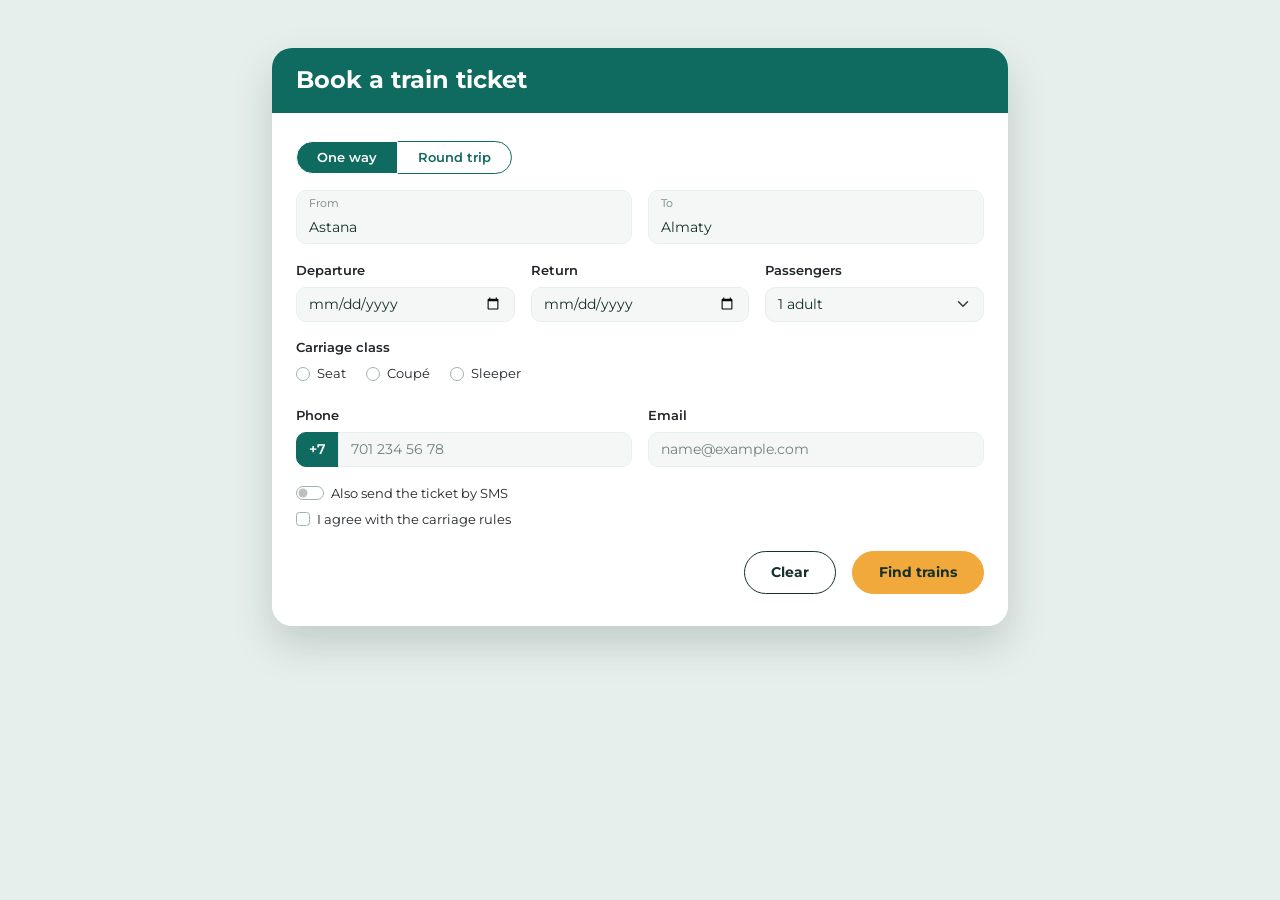
<file: Assignment4/task1/index.html>
<!DOCTYPE html>
<html lang="en">
<head>
  <meta charset="utf-8">
  <meta name="viewport" content="width=device-width, initial-scale=1">
  <title>Book a train ticket</title>
  <link rel="preconnect" href="https://fonts.googleapis.com">
  <link rel="preconnect" href="https://fonts.gstatic.com" crossorigin>
  <link href="https://fonts.googleapis.com/css2?family=Montserrat:wght@400;500;600;700&display=swap" rel="stylesheet">
  <link href="https://cdn.jsdelivr.net/npm/bootstrap@5.3.3/dist/css/bootstrap.min.css" rel="stylesheet">
  <link href="style.css" rel="stylesheet">
</head>

<!--   p is padding on the y-axis (top and bottom) of 1 unit (0.25rem)
  m is margin on all sides of 0 units (0rem)
  x - (left + right), y - (top + bottom)
  col defiens the number of columns in the grid system (12 columns total)
  col-md-4: sidebar takes 4 columns of 12 on medium and larger screens (≥768px)
  col-lg-8: main content takes 8 of 12 columns (≥992px) -->

<body>
  <main class="container py-4 py-md-5">  
    <div class="row justify-content-center">
      <div class="col-12 col-lg-10 col-xl-8">

        <!-- Bootstrap "card" -->
        <div class="card ticket-card">
          <div class="card-header ticket-header">
            <h1 class="h4 m-0">Book a train ticket</h1>
          </div>

          <form class="card-body ticket-body" action="#" method="get">
            <div class="row g-3">

              <!-- Radio buttons as a button group (.btn-check + .btn-group) -->
              <div class="col-12">
                <div class="btn-group trip-toggle" role="group" aria-label="Trip type">
                  <input type="radio" class="btn-check" name="trip" id="trip-one" value="one-way" checked>
                  <label class="btn" for="trip-one">One way</label>
                  <input type="radio" class="btn-check" name="trip" id="trip-round" value="round-trip">
                  <label class="btn" for="trip-round">Round trip</label>
                </div>
              </div>

              <!-- Floating labels -->
              <div class="col-12 col-md-6">
                <div class="form-floating">
                  <input type="text" class="form-control" id="from" name="from" placeholder="Astana" autocomplete="off" required>
                  <label for="from">From</label>
                </div>
              </div>
              <div class="col-12 col-md-6">
                <div class="form-floating">
                  <input type="text" class="form-control" id="to" name="to" placeholder="Almaty" autocomplete="off" required>
                  <label for="to">To</label>
                </div>
              </div>

              <!-- Date inputs + select -->
              <div class="col-12 col-md-4">
                <label for="departure" class="form-label">Departure</label>
                <input type="date" class="form-control" id="departure" name="departure" required>
              </div>
              <div class="col-12 col-md-4">
                <label for="return" class="form-label">Return</label>
                <input type="date" class="form-control" id="return" name="return">
              </div>
              <div class="col-12 col-md-4">
                <label for="passengers" class="form-label">Passengers</label>
                <select class="form-select" id="passengers" name="passengers">
                  <option value="1">1 adult</option>
                  <option value="2">2 adults</option>
                  <option value="3">3 adults</option>
                  <option value="4">4 adults</option>
                  <option value="5">5 adults</option>
                  <option value="6">6 adults</option>
                </select>
              </div>

              <!-- Inline radios in a fieldset -->
              <div class="col-12">
                <fieldset>
                  <legend class="form-label">Carriage class</legend>
                  <div class="form-check form-check-inline">
                    <input class="form-check-input" type="radio" name="class" id="class-seat" value="seat" required>
                    <label class="form-check-label" for="class-seat">Seat</label>
                  </div>
                  <div class="form-check form-check-inline">
                    <input class="form-check-input" type="radio" name="class" id="class-coupe" value="coupe">
                    <label class="form-check-label" for="class-coupe">Coupé</label>
                  </div>
                  <div class="form-check form-check-inline">
                    <input class="form-check-input" type="radio" name="class" id="class-sleeper" value="sleeper">
                    <label class="form-check-label" for="class-sleeper">Sleeper</label>
                  </div>
                </fieldset>
              </div>

              <!-- Input group with a "+7" prefix -->
              <div class="col-12 col-md-6">
                <label for="phone" class="form-label">Phone</label>
                <div class="input-group">
                  <span class="input-group-text">+7</span>
                  <input type="tel" class="form-control" id="phone" name="phone" placeholder="701 234 56 78" autocomplete="tel-national" required>
                </div>
              </div>
              <div class="col-12 col-md-6">
                <label for="email" class="form-label">Email</label>
                <input type="email" class="form-control" id="email" name="email" placeholder="name@example.com" autocomplete="email" required>
              </div>

              <!-- Switch + checkbox -->
              <div class="col-12">
                <div class="form-check form-switch">
                  <input class="form-check-input" type="checkbox" role="switch" id="sms" name="sms" value="yes">
                  <label class="form-check-label" for="sms">Also send the ticket by SMS</label>
                </div>
                <div class="form-check">
                  <input class="form-check-input" type="checkbox" id="agree" name="agree" required>
                  <label class="form-check-label" for="agree">I agree with the carriage rules</label>
                </div>
              </div>

              <!-- HTML order: Clear, then Find trains.
                   On a phone flex-column-reverse puts "Find trains" on top. -->
              <div class="col-12">
                <div class="d-flex flex-column-reverse flex-md-row justify-content-md-end gap-2 gap-md-3">
                  <button type="reset" class="btn btn-clear">Clear</button>
                  <button type="submit" class="btn btn-find">Find trains</button>
                </div>
              </div>

            </div>
          </form>
        </div>

      </div>
    </div>
  </main>
</body>
</html>
</file>
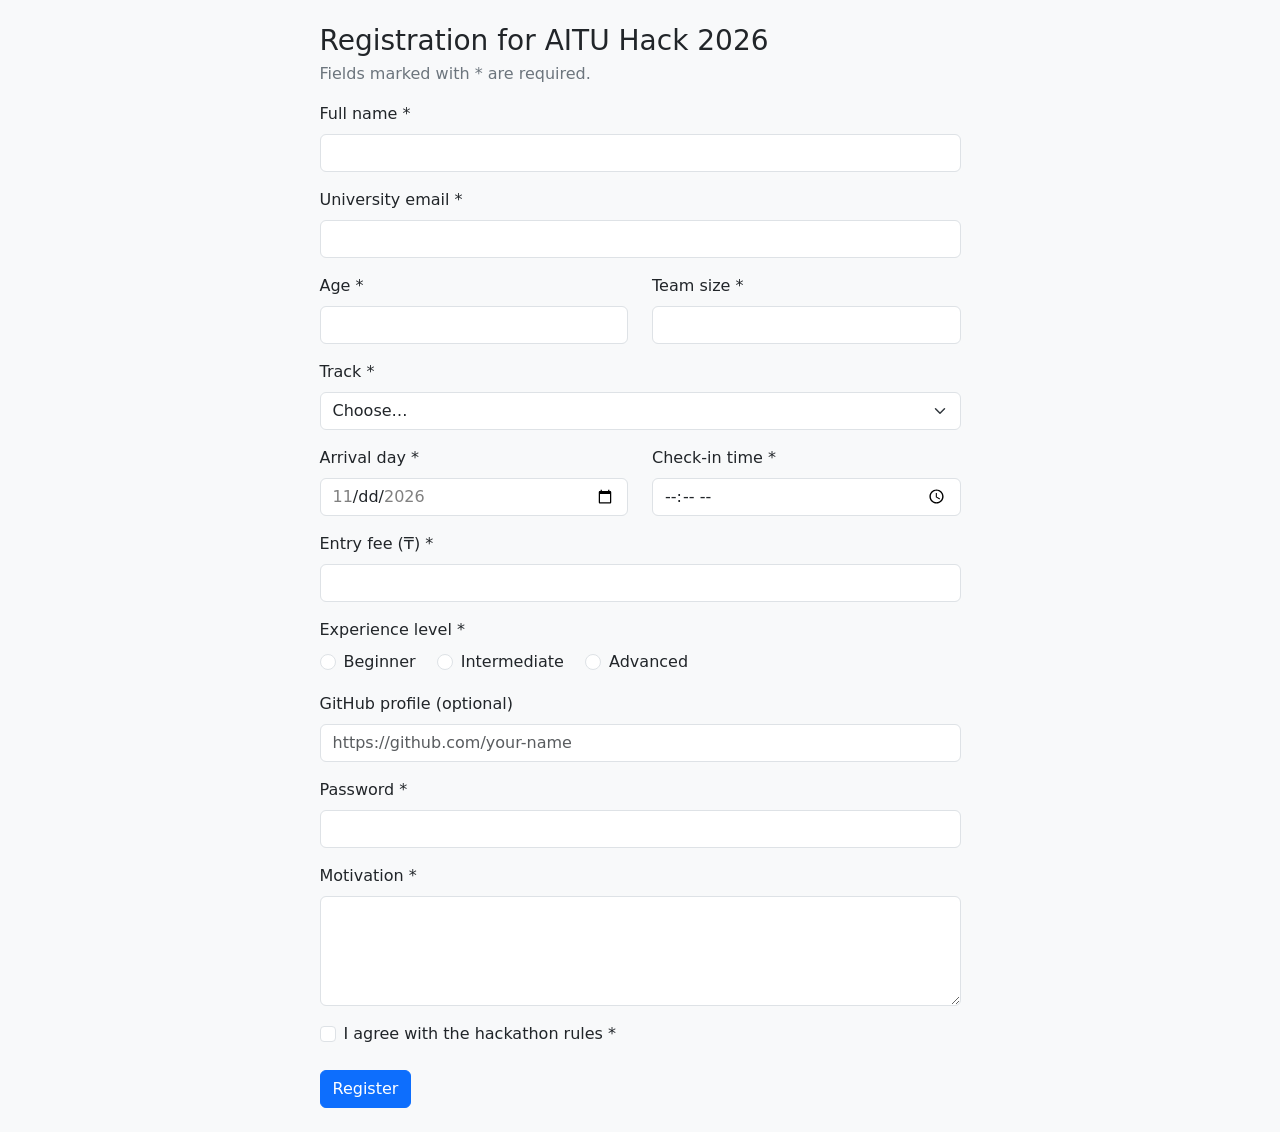
<file: Assignment4/task2/index.html>
<!DOCTYPE html>
<html lang="en">
<head>
  <meta charset="utf-8">
  <meta name="viewport" content="width=device-width, initial-scale=1">
  <title>Registration for AITU Hack 2026</title>
  <link href="https://cdn.jsdelivr.net/npm/bootstrap@5.3.3/dist/css/bootstrap.min.css" rel="stylesheet">
  <link href="style.css" rel="stylesheet">
</head>
<body class="bg-light">
  <main class="container py-4">
    <div class="row justify-content-center">
      <div class="col-12 col-md-10 col-lg-7">
        <h1 class="h3 mb-1">Registration for AITU Hack 2026</h1>
        <p class="text-secondary">Fields marked with * are required.</p>

        <form action="#" method="get">
          <div class="mb-3">
            <label for="fullname" class="form-label">Full name *</label>
            <input type="text" class="form-control" id="fullname" name="fullname" required minlength="2" maxlength="40" autocomplete="name">
            <div class="invalid-feedback">Enter 2 to 40 characters.</div>
          </div>

          <div class="mb-3">
            <label for="email" class="form-label">University email *</label>
            <input type="email" class="form-control" id="email" name="email" required autocomplete="email">
            <div class="invalid-feedback">Enter a valid email address, for example name@astanait.edu.kz.</div>
          </div>

          <div class="row">
            <div class="col-12 col-sm-6 mb-3">
              <label for="age" class="form-label">Age *</label>
              <input type="number" class="form-control" id="age" name="age" required min="16" max="30" step="1">
              <div class="invalid-feedback">Enter a whole number from 16 to 30.</div>
            </div>
            <div class="col-12 col-sm-6 mb-3">
              <label for="team" class="form-label">Team size *</label>
              <input type="number" class="form-control" id="team" name="team" required min="1" max="4" step="1">
              <div class="invalid-feedback">Enter a whole number from 1 to 4.</div>
            </div>
          </div>

          <div class="mb-3">
            <label for="track" class="form-label">Track *</label>
            <select class="form-select" id="track" name="track" required>
              <option value="">Choose…</option>
              <option value="web">Web</option>
              <option value="mobile">Mobile</option>
              <option value="ai">AI</option>
              <option value="gamedev">GameDev</option>
            </select>
            <div class="invalid-feedback">Choose one of the tracks.</div>
          </div>

          <div class="row">
            <div class="col-12 col-sm-6 mb-3">
              <label for="arrival" class="form-label">Arrival day *</label>
              <input type="date" class="form-control" id="arrival" name="arrival" required min="2026-11-20" max="2026-11-22">
              <div class="invalid-feedback">Pick a day from 20 to 22 November 2026.</div>
            </div>
            <div class="col-12 col-sm-6 mb-3">
              <label for="checkin" class="form-label">Check-in time *</label>
              <!-- step is in seconds: 1800 = 30 minutes, counted from min (09:00) -->
              <input type="time" class="form-control" id="checkin" name="checkin" required min="09:00" max="18:00" step="1800">
              <div class="invalid-feedback">Pick a time from 09:00 to 18:00, every 30 minutes.</div>
            </div>
          </div>

          <div class="mb-3">
            <label for="fee" class="form-label">Entry fee (₸) *</label>
            <input type="number" class="form-control" id="fee" name="fee" required min="0" max="5000" step="500">
            <div class="invalid-feedback">Enter 0 to 5000 in steps of 500.</div>
          </div>

          <fieldset class="mb-3 radio-group">
            <legend class="form-label fs-6">Experience level *</legend>
            <div class="form-check form-check-inline">
              <input class="form-check-input" type="radio" name="level" id="level-beginner" value="beginner" required>
              <label class="form-check-label" for="level-beginner">Beginner</label>
            </div>
            <div class="form-check form-check-inline">
              <input class="form-check-input" type="radio" name="level" id="level-intermediate" value="intermediate" required>
              <label class="form-check-label" for="level-intermediate">Intermediate</label>
            </div>
            <div class="form-check form-check-inline">
              <input class="form-check-input" type="radio" name="level" id="level-advanced" value="advanced" required>
              <label class="form-check-label" for="level-advanced">Advanced</label>
            </div>
            <div class="invalid-feedback">Choose your experience level.</div>
          </fieldset>

          <div class="mb-3">
            <label for="github" class="form-label">GitHub profile (optional)</label>
            <input type="url" class="form-control" id="github" name="github" placeholder="https://github.com/your-name">
            <div class="invalid-feedback">Enter a full link starting with https://</div>
          </div>

          <div class="mb-3">
            <label for="password" class="form-label">Password *</label>
            <input type="password" class="form-control" id="password" name="password" required minlength="8" maxlength="20" autocomplete="new-password">
            <div class="invalid-feedback">Use 8 to 20 characters.</div>
          </div>

          <div class="mb-3">
            <label for="motivation" class="form-label">Motivation *</label>
            <textarea class="form-control" id="motivation" name="motivation" rows="4" required minlength="50" maxlength="300"></textarea>
            <div class="invalid-feedback">Write 50 to 300 characters.</div>
          </div>

          <div class="form-check mb-4">
            <input class="form-check-input" type="checkbox" id="rules" name="rules" required>
            <label class="form-check-label" for="rules">I agree with the hackathon rules *</label>
            <div class="invalid-feedback">You must accept the rules.</div>
          </div>

          <button type="submit" class="btn btn-primary">Register</button>
        </form>
      </div>
    </div>
  </main>
</body>
</html>
</file>
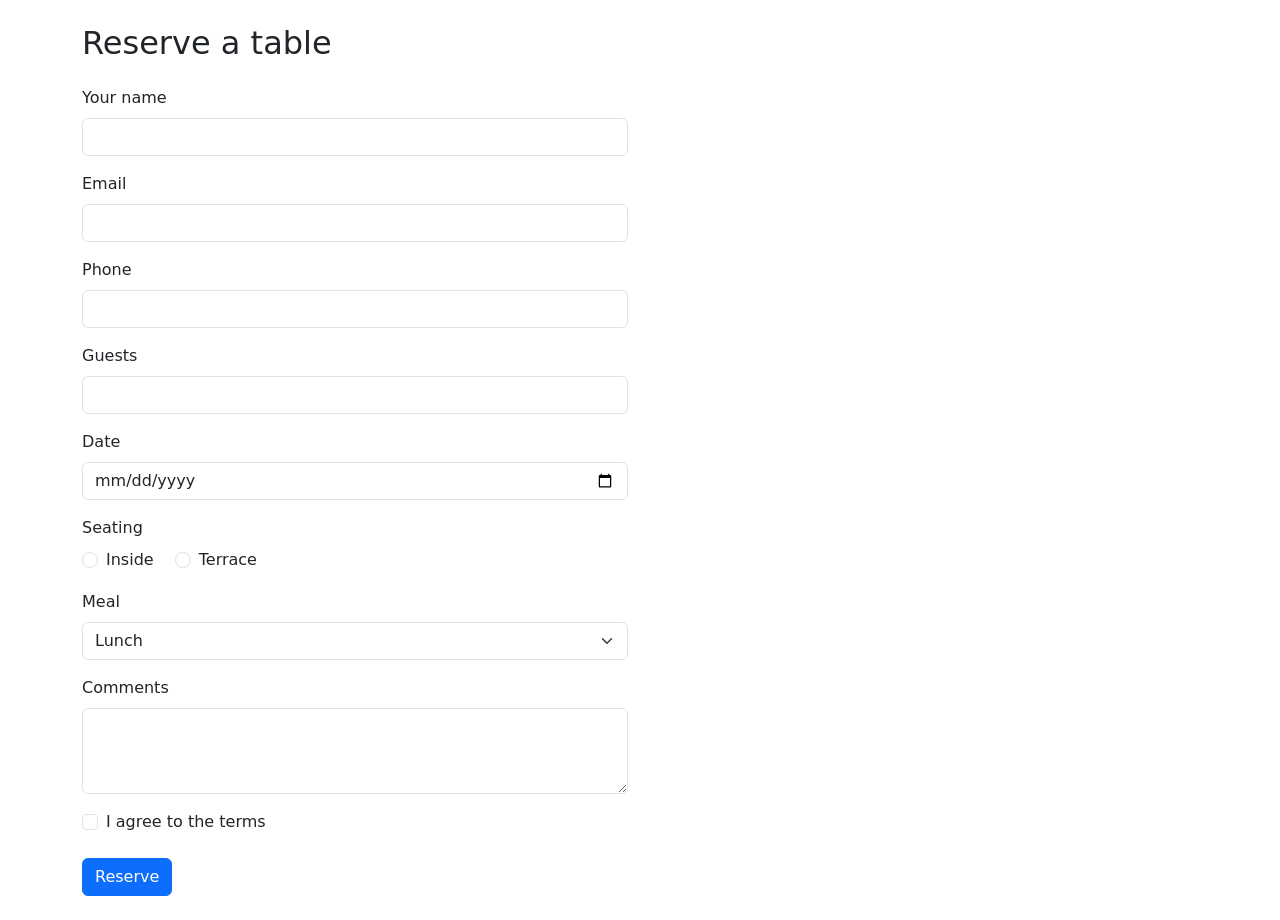
<file: Assignment4/task3/task3.html>
<!DOCTYPE html>
<html lang="en">
<head>
  <meta charset="utf-8">
  <meta name="viewport" content="width=device-width, initial-scale=1">
  <title>Reserve a table</title>
  <link href="https://cdn.jsdelivr.net/npm/bootstrap@5.3.3/dist/css/bootstrap.min.css" rel="stylesheet">
</head>
<body>
  <main class="container py-4">
    <div class="row">
      <div class="col-12 col-md-8 col-lg-6">
        <h1 class="h2 mb-4">Reserve a table</h1>
        <form action="#" method="post">
          <div class="mb-3">
            <label for="name" class="form-label">Your name</label>
            <input type="text" class="form-control" id="name" name="name" autocomplete="name" required>
          </div>

          <div class="mb-3">
            <label for="email" class="form-label">Email</label>
            <input type="email" class="form-control" id="email" name="email" autocomplete="email" required>
          </div>

          <div class="mb-3">
            <label for="phone" class="form-label">Phone</label>
            <input type="tel" class="form-control" id="phone" name="phone" autocomplete="tel" required>
          </div>

          <div class="mb-3">
            <label for="guests" class="form-label">Guests</label>
            <input type="number" class="form-control" id="guests" name="guests" min="1" max="20" step="1" required>
          </div>

          <div class="mb-3">
            <label for="date" class="form-label">Date</label>
            <input type="date" class="form-control" id="date" name="date" required>
          </div>

          <fieldset class="mb-3">
            <legend class="form-label fs-6">Seating</legend>
            <div class="form-check form-check-inline">
              <input class="form-check-input" type="radio" name="seating" id="seating-inside" value="inside" required>
              <label class="form-check-label" for="seating-inside">Inside</label>
            </div>
            <div class="form-check form-check-inline">
              <input class="form-check-input" type="radio" name="seating" id="seating-terrace" value="terrace">
              <label class="form-check-label" for="seating-terrace">Terrace</label>
            </div>
          </fieldset>

          <div class="mb-3">
            <label for="meal" class="form-label">Meal</label>
            <select class="form-select" id="meal" name="meal">
              <option value="lunch">Lunch</option>
              <option value="dinner">Dinner</option>
            </select>
          </div>

          <div class="mb-3">
            <label for="comments" class="form-label">Comments</label>
            <textarea class="form-control" id="comments" name="comments" rows="3"></textarea>
          </div>

          <div class="form-check mb-4">
            <input class="form-check-input" type="checkbox" id="terms" name="terms" value="yes" required>
            <label class="form-check-label" for="terms">I agree to the terms</label>
          </div>

          <button type="submit" class="btn btn-primary">Reserve</button>
        </form>
      </div>
    </div>
  </main>
</body>
</html>
</file>
<file: Assignment4/task1/style.css>
/* Colors: green #0F6B5F, amber #F2A93B, dark #16302B, light #F4F7F5, lines #E6EFEC */
/*
• :hover — срабатывает, когда пользователь наводит курсор мыши на элемент.
• :focus — срабатывает, когда элемент получает фокус
(например, когда пользователь кликает на текстовое поле для ввода или переходит по элементам с помощью клавиатуры).
• :focus-visible — умная версия :focus. Включается только при навигации с клавиатуры (через Tab), но не отображается при клике мышкой, чтобы не портить внешний вид кнопок.
• :checked — выбирает отмеченные элементы формы (активные чекбоксы, выбранные радиокнопки или выбранные пункты в выпадающем списке).
• :first-of-type — находит самый первый элемент конкретного типа (тега) среди соседей внутри одного родителя.
• :last-of-type — находит самый последний элемент конкретного типа (тега) среди соседей внутри одного родителя.
*/

/*• ::before — виртуально вставляет контент перед содержимым элемента.
• ::after — виртуально вставляет контент после содержимого элемента.
• ::first-letter — стилизует только первую букву в тексте (например, для создания буквицы).
• ::first-line — стилизует только первую строку текста.
• ::placeholder — изменяет внешний вид подсказки (атрибута placeholder) внутри полей ввода <input>.
• ::selection — управляет стилем (цветом текста и фона) выделенного пользователем фрагмента текста.
*/


body {
  font-family: "Montserrat", sans-serif;
  color: #16302B;
  background-color: #E6EFEC;
  font-size: 14px;
}

/* card */
.ticket-card {
  border: 0;
  border-radius: 20px;
  box-shadow: 0 18px 40px rgba(22, 48, 43, 0.18);
  overflow: hidden;
}

.ticket-header {
  background-color: #0F6B5F;
  color: #ffffff;
  border: 0;
  padding: 18px 24px;
  font-weight: 700;
}

.ticket-header h1 {
  font-weight: 700;
  margin: 0;
}

.ticket-body {
  padding: 28px 24px 32px;
}

/* labels */
.form-label {
  font-weight: 600;
  font-size: 13px;
  margin-bottom: 6px;
}

legend.form-label {
  float: none;
  width: auto;
}

/* inputs */
.form-control,
.form-select {
  font-family: "Montserrat", sans-serif;
  font-size: 14px;
  color: #16302B;
  background-color: #F4F7F5;
  border: 1px solid #E6EFEC;
  border-radius: 10px;
}

.form-control::placeholder {
  color: #6f837e;
  opacity: 1;
}

.form-control:focus,
.form-select:focus {
  background-color: #ffffff;
  border-color: #0F6B5F;
  box-shadow: 0 0 0 3px rgba(15, 107, 95, 0.2);
}

/* "+7" before the phone number */
.input-group-text {
  font-family: "Montserrat", sans-serif;
  font-size: 14px;
  font-weight: 600;
  color: #ffffff;
  background-color: #0F6B5F;
  border: 1px solid #0F6B5F;
  border-radius: 10px 0 0 10px;
}

/* > is for the input field */
.input-group > .form-control {
  border-radius: 0 10px 10px 0;
}

/* floating label (From / To) */
/* > is for the input field */
.form-floating > .form-control {
  height: 54px;
  min-height: 0;
  padding-top: 26px;
  padding-bottom: 6px;
}

/* > is for the input field */
.form-floating > .form-control::placeholder {
  color: #16302B;
  opacity: 1;
}

/* > is for the label */
.form-floating > label {
  font-size: 14px;
  padding: 9px 14px;
  color: #6f837e;
  transform: scale(0.75) translateY(-2px) translateX(2px);
}

/* > is for the input field */
.form-floating > label::after {
  display: none;
}

/* radio, checkbox, switch */
.form-check-input {
  border-color: #9db3ad;
}

/* :checked is for the checked  */
.form-check-input:checked {
  background-color: #0F6B5F;
  border-color: #0F6B5F;
}

.form-check-input:focus {
  border-color: #0F6B5F;
  box-shadow: 0 0 0 3px rgba(15, 107, 95, 0.25);
}

.form-check-label {
  font-size: 13px;
}

/* One way / Round trip */
.trip-toggle .btn {
  font-family: "Montserrat", sans-serif;
  font-weight: 600;
  font-size: 13px;
  padding: 6px 20px;
  color: #0F6B5F;
  background-color: #ffffff;
  border: 1px solid #0F6B5F;
}

.trip-toggle .btn:first-of-type {
  border-radius: 999px 0 0 999px;
}

.trip-toggle .btn:last-of-type {
  border-radius: 0 999px 999px 0;
}

/* + is for first button */
.trip-toggle .btn-check:checked + .btn {
  background-color: #0F6B5F;
  color: #ffffff;
}

/* + is for first button */
.trip-toggle .btn-check:focus-visible + .btn {
  box-shadow: 0 0 0 3px rgba(242, 169, 59, 0.6);
}

/* buttons */
.btn-find,
.btn-clear {
  font-family: "Montserrat", sans-serif;
  font-weight: 700;
  font-size: 14px;
  border-radius: 999px;
  padding: 10px 26px;
}

.btn-find {
  background-color: #F2A93B;
  border: 1px solid #F2A93B;
  color: #16302B;
}

.btn-find:hover,
.btn-find:focus-visible {
  background-color: #e29a28;
  border-color: #e29a28;
  color: #16302B;
}

.btn-clear {
  background-color: #ffffff;
  border: 1px solid #16302B;
  color: #16302B;
}

.btn-clear:hover,
.btn-clear:focus-visible {
  background-color: #16302B;
  color: #ffffff;
}

/* phone */
@media (max-width: 575px) {
  .ticket-body {
    padding: 20px 16px 24px;
  }

  .ticket-header {
    padding: 14px 16px;
  }
}
</file>
<file: Assignment4/task2/style.css>
/* Bootstrap hides .invalid-feedback by default.
   :user-invalid and :user-valid work only after the user has changed a field,
   so nothing is red when the page opens. */

/* invalid field: red border */
.form-control:user-invalid,
.form-select:user-invalid {
  border-color: #dc3545;
  box-shadow: 0 0 0 3px rgba(220, 53, 69, 0.2);
}

/* valid field: green border */
.form-control:user-valid,
.form-select:user-valid {
  border-color: #198754;
}

/* ~ is for the error text (changes property of the element despite its position) */

/* show the error text (it stands right after the field) */
.form-control:user-invalid ~ .invalid-feedback,
.form-select:user-invalid ~ .invalid-feedback,
.form-check-input:user-invalid ~ .invalid-feedback {
  display: block;
}

/* checkbox: red border and red text */
.form-check-input:user-invalid {
  border-color: #dc3545;
}

.form-check-input:user-invalid ~ .form-check-label {
  color: #dc3545;
}

/* radio group: the message is not next to a single radio, so use :has() */
/* has is a CSS selector that allows you to select an element if it has a specific child element */
.radio-group:has(.form-check-input:user-invalid) .invalid-feedback {
  display: block;
}

.radio-group:has(.form-check-input:user-invalid) .form-check-input {
  border-color: #dc3545;
}
</file>
